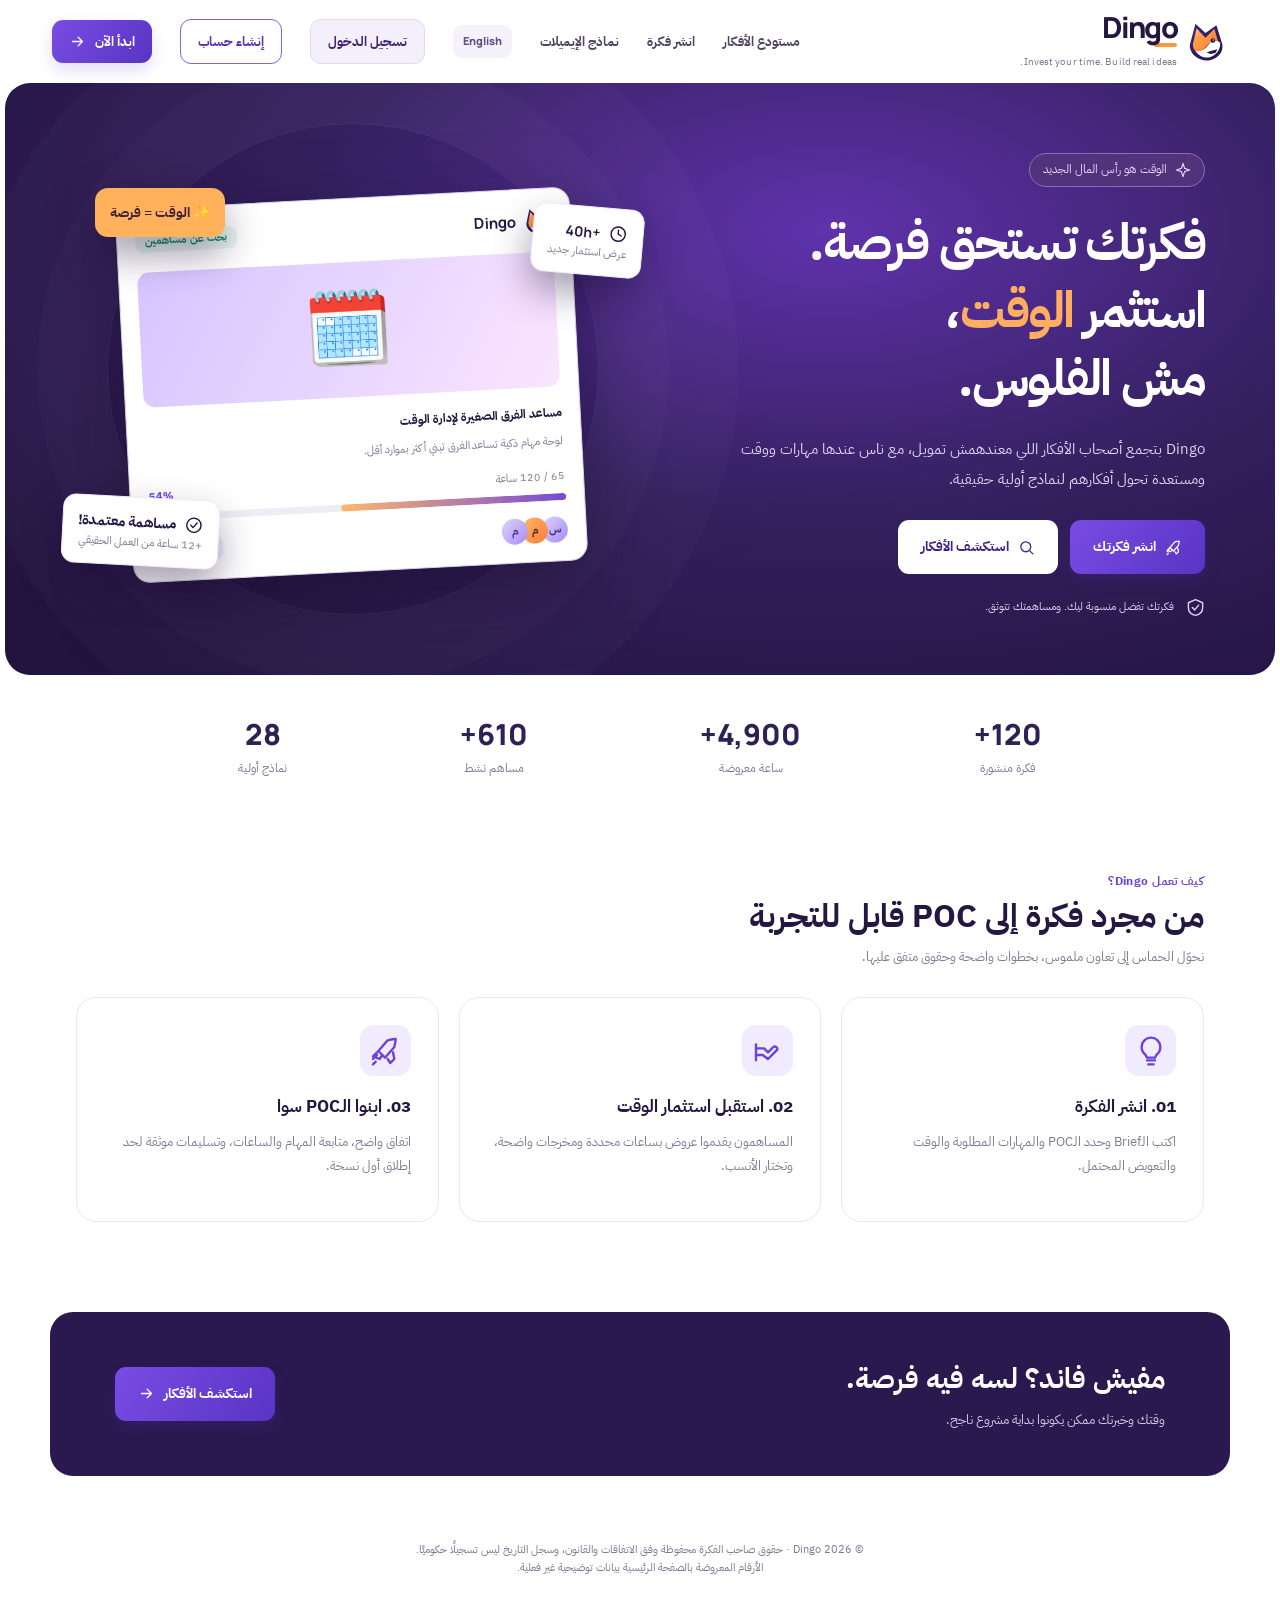
<file: index.html>
<!doctype html>
<html lang="ar" dir="rtl"><head><meta charset="utf-8"><meta name="viewport" content="width=device-width, initial-scale=1"><meta name="theme-color" content="#2b194f"><meta name="description" content="Dingo — An Arabic-first time-investment marketplace. Invest your time to build real ideas."><title>Dingo — Invest Your Time</title><link rel="icon" href="assets/dingo-mark.svg" type="image/svg+xml"><link rel="stylesheet" href="styles.css"><link rel="stylesheet" href="auth.css"><link rel="stylesheet" href="profiles.css"></head><body><div id="app"></div><script src="auth.js" defer></script><script src="profiles.js" defer></script><script src="app.js" defer></script></body></html>
</file>
<file: styles.css>
@import url('https://fonts.googleapis.com/css2?family=IBM+Plex+Sans+Arabic:wght@400;500;600;700&family=Manrope:wght@400;500;600;700;800&display=swap');
:root{--ink:#241842;--sub:#7f7895;--muted:#ada5bf;--violet:#6c42d8;--violet-dark:#42237e;--violet-pale:#f1ebff;--peach:#ff983c;--peach-pale:#fff0e2;--line:#eae6f2;--surface:#fff;--bg:#f8f7fc;--green:#168e67;--green-pale:#e8f8f0;--warning:#a96b11;--warning-pale:#fff4dc;--shadow:0 9px 34px rgba(42,28,90,.045);--radius:17px;--f-ar:'IBM Plex Sans Arabic','Noto Sans Arabic',Tahoma,Arial,sans-serif;--f-en:'Manrope',Inter,Arial,sans-serif}
*{box-sizing:border-box}html{scroll-behavior:smooth}body{margin:0;background:var(--bg);color:var(--ink);font-family:var(--f-ar);font-size:14px;line-height:1.65}html[lang=en] body{font-family:var(--f-en);line-height:1.5}a{color:inherit;text-decoration:none}button,input,select,textarea{font:inherit}button{cursor:pointer}button:disabled{opacity:.45;cursor:not-allowed}svg{flex-shrink:0}button, a,input,select,textarea{outline-color:#b7a1ff}button{border:0}img{max-width:100%}h1,h2,h3,h4,p{margin:0}p{line-height:1.85}.i{width:19px;height:19px;stroke:currentColor;stroke-width:1.8;stroke-linecap:round;stroke-linejoin:round;fill:none;vertical-align:middle}.i.sm{width:16px;height:16px}.i.lg{width:24px;height:24px}.i.xl{width:32px;height:32px}.muted{color:var(--sub)}.soft{color:var(--muted)}.tiny{font-size:11px}.small{font-size:12px}.strong{font-weight:700}.bolder{font-weight:800}.mono{font-family:var(--f-en);font-feature-settings:'tnum'}:focus-visible{outline:3px solid rgba(108,66,216,.3);outline-offset:3px}
.btn{display:inline-flex;align-items:center;justify-content:center;gap:9px;border-radius:11px;padding:11px 17px;font-weight:700;font-size:13px;white-space:nowrap;transition:transform .15s,background .15s,box-shadow .15s}.btn:hover:not(:disabled){transform:translateY(-1px)}.btn svg{width:17px;height:17px}.btn-primary{background:linear-gradient(125deg,#794ce3,#5934c4);color:white;box-shadow:0 7px 16px rgba(88,52,195,.17)}.btn-primary:hover{box-shadow:0 10px 20px rgba(88,52,195,.25)}.btn-light{background:var(--violet-pale);color:var(--violet-dark)}.btn-white{background:white;color:var(--violet-dark)}.btn-outline{background:#fff;border:1px solid var(--line);color:var(--ink)}.btn-ghost{background:transparent;color:var(--sub)}.btn-danger{background:#fff1f1;color:#bb3540}.btn-small{padding:8px 12px;font-size:12px;border-radius:9px}.btn-big{padding:15px 23px;font-size:14px}.btn-wide{width:100%}.tag{display:inline-flex;align-items:center;gap:4px;font-size:11px;padding:4px 10px;line-height:1.3;border-radius:8px;color:#66589b;background:#f1eefb;font-weight:600}.tag.green{color:#178a62;background:var(--green-pale)}.tag.orange{color:#bc631f;background:var(--peach-pale)}.tag.blue{color:#4962bb;background:#eaf0ff}.tag.gray{color:#656178;background:#f1f0f5}.tag.outline{background:transparent;border:1px solid var(--line)}.dot{width:7px;height:7px;display:inline-block;background:currentColor;border-radius:50%}.card{background:#fff;border:1px solid var(--line);border-radius:var(--radius);box-shadow:var(--shadow)}.pane{padding:23px}.eyebrow{color:var(--violet);font-weight:800;font-size:12px;letter-spacing:.025em}.section-title{font-size:24px;font-weight:800;letter-spacing:-.8px}.section-sub{font-size:13px;color:var(--sub);margin-top:5px}.section-head{display:flex;align-items:flex-start;justify-content:space-between;gap:18px;margin-bottom:24px;flex-wrap:wrap}.flex{display:flex}.vcenter{display:flex;align-items:center}.between{display:flex;align-items:center;justify-content:space-between}.gap6{gap:6px}.gap8{gap:8px}.gap12{gap:12px}.gap16{gap:16px}.gap24{gap:24px}.mt8{margin-top:8px}.mt12{margin-top:12px}.mt16{margin-top:16px}.mt20{margin-top:20px}.mt24{margin-top:24px}.mb8{margin-bottom:8px}.mb12{margin-bottom:12px}.mb18{margin-bottom:18px}.mb24{margin-bottom:24px}.align-end{text-align:end}.center{text-align:center}.hide{display:none!important}.overflow{overflow:hidden}
/* shell */
.app-layout{display:flex;min-height:100vh;direction:inherit}.sidebar{width:242px;background:#fff;border-inline-end:1px solid var(--line);padding:28px 15px 23px;display:flex;flex-direction:column;gap:25px;flex-shrink:0;position:sticky;top:0;height:100vh;z-index:15}.brand{display:inline-flex;align-items:center;gap:9px;cursor:pointer}.brand img{width:42px;height:42px}.brand .name{font-family:var(--f-en);font-weight:800;font-size:29px;letter-spacing:-1.7px;color:var(--ink);line-height:1}.brand .name:after{content:'';display:block;width:23px;height:4px;background:var(--peach);border-radius:8px;margin-top:1px}.brand small{display:block;color:var(--sub);font-size:10px;letter-spacing:.1px;margin-top:7px}.sidebar .brand{padding-inline:13px}.side-group{display:grid;gap:5px}.side-label{color:#aca5ba;font-size:10px;font-weight:800;padding:0 15px;margin:4px 0 8px;text-transform:uppercase;letter-spacing:.06em}.nav-link{border-radius:11px;display:flex;align-items:center;gap:12px;min-height:45px;padding:10px 13px;color:#776e8a;font-weight:600;transition:.2s}.nav-link:hover{color:var(--violet);background:#f7f4ff}.nav-link.active{color:var(--violet);background:#f0ebff;font-weight:800}.nav-link svg{width:19px;height:19px}.nav-link .count{margin-inline-start:auto;font-size:11px;border-radius:7px;background:#ff7358;color:white;padding:1px 6px}.side-help{margin-top:auto;padding:16px;border-radius:15px;background:linear-gradient(140deg,#34205f,#593098);color:#fff;position:relative;overflow:hidden}.side-help:after{content:'◌';font-size:150px;position:absolute;color:rgba(255,255,255,.09);inset-inline-end:-14px;bottom:-76px;pointer-events:none}.side-help h4{font-size:13px;margin-bottom:6px}.side-help p{color:#e2d6ff;font-size:11px;line-height:1.8}.side-help .btn{position:relative;z-index:1;margin-top:12px;padding:8px 12px;font-size:11px}.sidebar-user{border-top:1px solid var(--line);padding:15px 6px 0}.avatar{width:34px;height:34px;border-radius:50%;display:grid;place-items:center;font-weight:800;background:linear-gradient(135deg,#ffb86b,#ff7a35);color:#572d25;flex-shrink:0;font-size:13px}.avatar.purple{background:linear-gradient(135deg,#ded4ff,#a68cf5);color:#503687}.avatar.green{background:linear-gradient(135deg,#daf8db,#8bd9b5);color:#1e7854}.avatar.blue{background:linear-gradient(135deg,#dceaff,#9cbbf3);color:#4565aa}.avatar.sm{width:26px;height:26px;font-size:11px}.main-column{min-width:0;flex:1;display:flex;flex-direction:column}.topbar{height:75px;padding:0 34px;display:flex;align-items:center;justify-content:space-between;gap:22px;background:#fff;border-bottom:1px solid var(--line);position:sticky;top:0;z-index:10}.crumb{font-weight:700;font-size:13px;color:var(--ink)}.topbar-actions{display:flex;align-items:center;gap:13px}.icon-button{position:relative;display:inline-grid;place-items:center;width:35px;height:35px;background:transparent;color:#766c87;border-radius:9px}.icon-button:hover{background:#f4efff;color:var(--violet)}.notice-pip{position:absolute;right:6px;top:6px;width:7px;height:7px;border-radius:50%;background:#ff8450;border:2px solid white}.searchbar{display:flex;align-items:center;gap:8px;padding:8px 12px;color:#9990aa;background:var(--bg);border:1px solid var(--line);border-radius:10px;width:min(315px,30vw)}.searchbar input{border:0;background:none;color:var(--ink);outline:none;width:100%;font-size:12px;min-width:0}.page{padding:32px 36px 65px;max-width:1510px;width:100%;margin:0 auto;animation:fadeUp .25s ease}.mobile-only{display:none!important}.mobile-top{display:none}.lang-pill{background:#f5f2fb;color:#5d4d84;padding:7px 10px;border-radius:9px;font-family:var(--f-en);font-size:11px;font-weight:800}
/* Landing */
.landing{background:#fff;min-height:100vh;direction:inherit}.landing-nav{max-width:1230px;margin:auto;height:83px;padding:0 27px;display:flex;align-items:center;justify-content:space-between}.landing-nav .links{display:flex;gap:28px;align-items:center}.landing-nav a{font-weight:700;font-size:13px;color:#514665}.landing-hero{background:radial-gradient(ellipse at 65% 25%,#6032ac 0,#34205e 45%,#22133f 90%);color:white;border-radius:25px;max-width:1270px;margin:0 auto;min-height:540px;overflow:hidden;position:relative;display:grid;grid-template-columns:1fr 1fr;gap:25px;align-items:center;padding:70px 70px 58px}.landing-hero:before{content:'';position:absolute;width:490px;height:490px;border:1px solid rgba(255,255,255,.08);border-radius:50%;inset-inline-end:8%;top:40px;box-shadow:0 0 0 70px rgba(255,255,255,.018),0 0 0 140px rgba(255,255,255,.02)}.hero-copy{z-index:1}.hero-label{color:#eccbff;display:inline-flex;align-items:center;gap:8px;border:1px solid #8d6bc1;border-radius:30px;padding:6px 13px;font-size:12px;background:#51337b}.hero-copy h1{font-size:clamp(37px,3.9vw,59px);line-height:1.36;font-weight:800;letter-spacing:-1.8px;margin:22px 0}.hero-copy h1 em{color:#ffad60;font-style:normal}.hero-copy p{font-size:15px;line-height:2;color:#dfd5ee;max-width:520px}.hero-actions{display:flex;gap:12px;margin-top:26px;flex-wrap:wrap}.hero-visual{z-index:1;position:relative;min-height:365px;display:grid;place-items:center}.hero-device{background:#fff;border:1px solid #ded3ef;border-radius:17px;box-shadow:0 25px 70px #160e2b80;padding:18px;width:min(100%,455px);color:var(--ink);transform:rotate(-3deg)}.floating{position:absolute;background:white;border:1px solid #f2e9ff;box-shadow:0 18px 38px #190b3266;color:var(--ink);border-radius:13px;padding:13px 15px;z-index:2}.float-a{top:8px;inset-inline-start:-15px;transform:rotate(5deg)}.float-b{bottom:6px;inset-inline-end:-13px;transform:rotate(3deg)}.float-c{top:-10px;inset-inline-end:20px;background:#ffb15b;color:#41213b;border:0;font-weight:800}.landing-stats{max-width:1100px;margin:36px auto 45px;display:flex;justify-content:space-evenly;gap:24px;flex-wrap:wrap}.stat{text-align:center}.stat b{font-family:var(--f-en);font-size:29px;font-weight:800;color:#2e2055}.stat span{display:block;font-size:12px;color:var(--sub);margin-top:1px}.marketing-section{max-width:1180px;margin:90px auto;padding:0 26px}.marketing-section h2{font-size:32px;line-height:1.5}.marketing-grid{display:grid;grid-template-columns:repeat(3,minmax(0,1fr));gap:20px;margin-top:28px}.marketing-tile{padding:27px;border:1px solid var(--line);border-radius:20px;background:#fff;min-height:225px}.marketing-tile .tile-icon{width:51px;height:51px;background:var(--violet-pale);border-radius:14px;display:grid;place-items:center;color:var(--violet);margin-bottom:17px}.marketing-tile h3{font-size:17px}.marketing-tile p{color:var(--sub);margin-top:9px;font-size:13px}.landing-cta{background:#29194f;border-radius:23px;max-width:1180px;margin:65px auto 45px;padding:44px 65px;color:#fff;display:flex;justify-content:space-between;align-items:center;gap:25px}.landing-cta h2{font-size:28px}.landing-cta p{color:#d6c8ec;font-size:13px;margin-top:5px}.footer{padding:20px 25px 40px;margin:auto;text-align:center;color:var(--sub);font-size:11px}
/* feed */
.feature-banner{background:linear-gradient(115deg,#311d5f 0,#6840bd 68%,#8856dd 100%);padding:24px 28px;min-height:149px;border-radius:18px;color:#fff;display:flex;justify-content:space-between;align-items:center;gap:20px;overflow:hidden;position:relative;margin-bottom:24px}.feature-banner:before{content:'';position:absolute;width:300px;height:300px;border:1px solid #ffffff30;border-radius:50%;inset-inline-end:-55px;top:-100px;box-shadow:0 0 0 30px #ffffff08,0 0 0 60px #ffffff08}.feature-banner h2{font-size:22px;font-weight:800;position:relative}.feature-banner p{color:#e5dbff;font-size:12px;margin-top:7px;position:relative}.feature-banner .btn{position:relative;z-index:1}.metric-strip{display:grid;grid-template-columns:repeat(4,minmax(0,1fr));gap:13px;margin-bottom:24px}.metric{padding:17px 18px;border-radius:15px;background:#fff;border:1px solid var(--line);display:flex;align-items:center;gap:14px}.metric-icon{width:42px;height:42px;border-radius:12px;display:grid;place-items:center;background:#f2ecff;color:var(--violet)}.metric-icon.orange{background:#fff0df;color:#ed842b}.metric-icon.green{background:#e9f9f2;color:#12946b}.metric b{font-size:21px;font-family:var(--f-en);font-weight:800;line-height:1.1}.metric span{display:block;color:var(--sub);font-size:10px;margin-top:5px}.feed-layout{display:grid;grid-template-columns:215px minmax(0,1fr);gap:20px;align-items:start}.filters{padding:20px 17px;position:sticky;top:96px}.filters h3{font-size:15px;margin-bottom:16px}.filters .filter-section{padding:17px 0;border-top:1px solid var(--line)}.filters .filter-section:first-of-type{border-top:0;padding-top:4px}.filter-section h4{font-size:12px;margin-bottom:10px}.check-row{display:flex;align-items:center;gap:8px;color:#766d89;font-size:12px;padding:5px 0;cursor:pointer}.check-row input{accent-color:var(--violet);width:15px;height:15px}.feed-tools{display:flex;align-items:center;justify-content:space-between;gap:15px;margin-bottom:16px}.feed-tools h2{font-size:18px}.select-small{background:#fff;color:#6d6383;border:1px solid var(--line);border-radius:9px;font-size:11px;padding:8px 11px;max-width:170px}.ideas-grid{display:grid;grid-template-columns:repeat(2,minmax(0,1fr));gap:17px}.idea-card{display:flex;flex-direction:column;overflow:hidden;transition:transform .2s,box-shadow .2s}.idea-card:hover{transform:translateY(-3px);box-shadow:0 15px 35px rgba(37,23,73,.1)}.idea-art{height:147px;position:relative;display:flex;align-items:center;justify-content:center;overflow:hidden}.idea-art:before{content:'';position:absolute;width:210px;height:210px;border-radius:38%;background:rgba(255,255,255,.25);transform:rotate(30deg);inset-inline-end:-70px;top:-85px}.idea-art:after{content:'';position:absolute;width:120px;height:120px;border:1px solid rgba(255,255,255,.45);border-radius:40%;inset-inline-start:6%;bottom:-65px;transform:rotate(35deg)}.idea-art .art-icon{font-size:67px;filter:drop-shadow(0 9px 12px rgba(55,30,60,.13));position:relative;z-index:1}.idea-art .art-category{position:absolute;inset-inline-start:17px;top:15px;z-index:1;background:#ffffffb5;border-radius:8px;padding:4px 9px;font-size:10px;color:#51446b;font-weight:800}.idea-art .bookmark{position:absolute;inset-inline-end:14px;top:13px;z-index:1;background:#ffffff9e;border-radius:9px;width:29px;height:29px;display:grid;place-items:center;color:#504373;cursor:pointer}.idea-body{padding:18px 19px 15px;flex:1;display:flex;flex-direction:column}.idea-body h3{font-size:15px;font-weight:800;line-height:1.55;min-height:42px}.idea-body p{font-size:12px;color:var(--sub);margin:7px 0 14px;min-height:44px}.tagline{display:flex;flex-wrap:wrap;gap:6px}.idea-progress{margin-top:16px}.progress-track{height:7px;background:#efecf6;border-radius:20px;overflow:hidden}.progress-fill{height:100%;background:linear-gradient(90deg,#ffb76a,#7749d7);border-radius:20px}.idea-card-footer{border-top:1px solid var(--line);padding:13px 19px;display:flex;align-items:center;justify-content:space-between;color:var(--sub);font-size:11px;gap:6px}.progress-legend{font-size:11px;color:var(--sub);display:flex;justify-content:space-between;margin-bottom:7px}
/* Detail */
.back-link{display:inline-flex;align-items:center;gap:6px;color:var(--violet);font-size:12px;font-weight:700;margin-bottom:19px}.detail-top{display:flex;gap:20px;justify-content:space-between;align-items:start;margin-bottom:23px}.detail-title{font-size:26px;font-weight:800;line-height:1.5;margin:10px 0 8px}.detail-layout{display:grid;grid-template-columns:minmax(0,1fr) 310px;gap:20px;align-items:start}.detail-cover{height:192px;border-radius:14px;display:grid;place-items:center;font-size:95px;margin-bottom:22px;position:relative;overflow:hidden}.detail-cover:before{content:'';position:absolute;width:300px;height:300px;border:2px solid #ffffff4a;border-radius:50%;top:-160px;inset-inline-end:-60px}.detail-cover span{position:relative;filter:drop-shadow(0 8px 13px #34215e40)}.tabs{display:flex;gap:23px;border-bottom:1px solid var(--line);overflow-x:auto;scrollbar-width:none}.tabs .tab{background:none;color:#8b829a;border-bottom:2px solid transparent;padding:13px 1px;font-weight:700;font-size:12px;white-space:nowrap}.tabs .tab.active{color:var(--violet);border-color:var(--violet)}.detail-text h3{font-size:15px;margin:21px 0 8px}.detail-text p{color:#6b6379;font-size:13px;line-height:2}.requirement-row{display:flex;align-items:center;gap:13px;padding:14px 0;border-bottom:1px solid var(--line)}.requirement-row:last-child{border-bottom:0}.requirement-icon{width:40px;height:40px;background:#f5efff;color:var(--violet);display:grid;place-items:center;border-radius:10px}.detail-aside .card{padding:20px;margin-bottom:16px}.detail-aside h3{font-size:14px}.aside-stat{display:flex;justify-content:space-between;gap:8px;margin:16px 0 8px}.aside-stat b{font-size:24px;font-family:var(--f-en)}.number-tiles{display:grid;grid-template-columns:repeat(2,1fr);gap:10px}.number-tile{padding:12px 8px;background:#faf8ff;border:1px solid #f0ebf9;border-radius:11px;text-align:center}.number-tile b{font-family:var(--f-en);font-size:20px;display:block}.number-tile small{color:var(--sub);font-size:10px}.person-line{display:flex;align-items:center;gap:10px;padding:13px 0;border-top:1px solid var(--line)}.thread{display:flex;gap:11px;margin:18px 0;padding-bottom:17px;border-bottom:1px solid var(--line)}.thread:last-child{border:0}.thread-content{flex:1}.reply{border-inline-start:2px solid #e5def7;margin:12px 0 0;padding-inline-start:13px}.thread-controls{display:flex;gap:17px;margin-top:9px;color:var(--sub);font-size:11px}.thread-controls button{background:none;color:var(--sub);padding:0;font-size:11px}.thread-controls button:hover{color:var(--violet)}.composer{background:#f9f8fd;padding:12px;border-radius:12px;margin-top:12px;border:1px solid var(--line)}.composer textarea{width:100%;background:transparent;border:0;outline:none;resize:vertical;min-height:72px;font-size:12px}.owner-offer{border:1px solid var(--line);border-radius:13px;padding:17px;margin-bottom:12px}
/* forms + wizard */
.field{display:flex;flex-direction:column;gap:7px}.field label{font-size:12px;font-weight:700}.field input,.field textarea,.field select,.field .fake-input{background:#fff;border:1px solid #e2ddeb;border-radius:10px;width:100%;padding:11px 12px;font-size:13px;color:var(--ink);outline:none}.field input:focus,.field textarea:focus,.field select:focus{border-color:#9774e4;box-shadow:0 0 0 3px #8b65df15}.field textarea{min-height:110px;resize:vertical}.field small{color:var(--sub);font-size:11px}.form-row{display:grid;grid-template-columns:repeat(2,minmax(0,1fr));gap:16px}.field-error{color:#c84350;font-size:11px}.form-section{border:1px solid var(--line);border-radius:15px;padding:20px;background:#fff;margin-bottom:17px}.form-section h3{font-size:15px;margin-bottom:15px}.wizard-shell{display:grid;grid-template-columns:minmax(0,1fr) 270px;gap:21px;align-items:start}.stepper{display:flex;gap:4px;align-items:center;margin:18px 0 27px}.step{display:flex;align-items:center;flex:1;gap:8px;color:#a39aaf;font-weight:700;font-size:12px}.step:after{content:'';height:2px;flex:1;background:#ece7f4;margin-inline:4px}.step:last-child:after{display:none}.step-index{width:29px;height:29px;display:grid;place-items:center;border-radius:50%;background:#f0edf7;color:#afa2c1;font-family:var(--f-en);font-size:11px;flex-shrink:0}.step.active .step-index,.step.done .step-index{background:var(--violet);color:#fff}.step.active{color:var(--violet)}.step.done{color:#4e3a7c}.choice-grid{display:grid;grid-template-columns:repeat(2,minmax(0,1fr));gap:10px}.reward-choice{position:relative;background:#fff;border:1.5px solid var(--line);padding:16px;border-radius:13px;cursor:pointer;display:flex;gap:10px;align-items:start}.reward-choice:has(input:checked){border-color:#845cd9;background:#f9f6ff}.reward-choice input{accent-color:var(--violet);margin:4px 0}.reward-choice b{font-size:12px;display:block}.reward-choice small{display:block;font-size:11px;color:var(--sub);margin-top:5px}.review-line{border-bottom:1px solid var(--line);padding:11px 0;display:flex;justify-content:space-between;gap:16px}.review-line:last-child{border:0}.wizard-help{padding:22px;background:linear-gradient(160deg,#f6f1ff,#fff);position:sticky;top:95px}.wizard-help ul{padding-inline-start:19px;color:var(--sub);font-size:12px;line-height:2.3}.rights-note{padding:14px;background:#fff7e9;border:1px solid #ffe1b6;color:#885a1c;border-radius:11px;font-size:11px;line-height:1.95;display:flex;align-items:start;gap:8px}.resource-item{background:#f9f8fc;border:1px solid var(--line);border-radius:10px;display:flex;align-items:center;justify-content:space-between;gap:8px;padding:10px 12px;margin-bottom:8px}
/* dashboard */
.dash-welcome{background:linear-gradient(115deg,#311d5b,#533399);border-radius:17px;padding:24px 26px;color:#fff;display:flex;justify-content:space-between;align-items:center;gap:20px;margin-bottom:22px;position:relative;overflow:hidden}.dash-welcome h2{font-size:22px}.dash-welcome p{font-size:12px;color:#dfd4f7;margin-top:6px}.dashboard-grid{display:grid;grid-template-columns:minmax(0,1fr) 285px;gap:19px}.offer-card{border:1px solid var(--line);border-radius:13px;padding:18px;margin-bottom:12px;transition:.2s}.offer-card:hover{border-color:#ccbdf2;box-shadow:var(--shadow)}.offer-top{display:flex;align-items:start;justify-content:space-between;gap:14px}.offer-foot{display:flex;gap:7px;margin-top:13px;flex-wrap:wrap}.offer-card .actions{display:flex;gap:8px;margin-top:14px}.timeline-item{border-inline-start:2px solid #e8e2f4;padding-inline-start:13px;margin:17px 0;position:relative;font-size:12px;color:var(--sub)}.timeline-item:before{content:'';position:absolute;inset-inline-start:-5px;top:6px;width:8px;height:8px;background:var(--violet);border:2px solid white;border-radius:50%}
/* workspace */
.workspace-top{display:grid;grid-template-columns:1fr auto;gap:16px}.workspace-hero{background:linear-gradient(125deg,#34205d,#6846b5);color:#fff;padding:25px;border-radius:16px;margin-bottom:21px}.workspace-layout{display:grid;grid-template-columns:minmax(0,1fr) 255px;gap:19px}.tasks-board{display:grid;grid-template-columns:repeat(3,minmax(0,1fr));gap:12px}.task-col{background:#f7f6fb;border:1px solid #efebf5;border-radius:13px;padding:12px;min-height:250px}.task-col-head{display:flex;align-items:center;justify-content:space-between;margin-bottom:12px;font-size:12px;font-weight:800}.task{background:#fff;border:1px solid #ebe7f3;border-radius:11px;padding:13px;margin-bottom:9px;box-shadow:0 4px 10px #27154b06}.task h4{font-size:12px;margin-bottom:9px}.task p{font-size:10px;color:var(--sub);line-height:1.6;margin-bottom:11px}.task .avatar{width:24px;height:24px;font-size:10px}.task select{width:100%;border:1px solid var(--line);font-size:10px;color:var(--sub);border-radius:7px;padding:5px 6px;background:#fff;margin-top:10px}.ledger-table{width:100%;border-collapse:collapse;text-align:start}.ledger-table th{color:var(--sub);font-size:11px;background:#f9f7fd;font-weight:700;padding:12px}.ledger-table td{padding:15px 12px;border-bottom:1px solid var(--line);font-size:12px}.ledger-table tr:last-child td{border:0}.ledger-stats{display:grid;grid-template-columns:repeat(3,1fr);gap:13px;margin-bottom:17px}.ledger-stat{padding:20px;border:1px solid var(--line);border-radius:13px;background:#fff}.ledger-stat b{font-family:var(--f-en);font-size:26px;display:block}.ledger-stat span{color:var(--sub);font-size:11px}
/* emails */
.email-layout{display:grid;grid-template-columns:245px minmax(0,1fr);gap:19px;align-items:start}.email-list{padding:13px}.email-nav{background:white;width:100%;padding:13px;border-radius:10px;display:flex;align-items:start;text-align:start;gap:12px;margin-bottom:4px;color:#756b89}.email-nav.active{background:#f3efff;color:var(--violet)}.email-nav b{display:block;font-size:12px}.email-nav small{display:block;color:#a39bac;margin-top:4px;font-size:10px}.mail-window{background:#fff;border:1px solid var(--line);border-radius:17px;overflow:hidden;box-shadow:0 14px 45px #2614540a}.mail-toolbar{background:#faf9fd;padding:14px 21px;border-bottom:1px solid var(--line);display:flex;align-items:center;justify-content:space-between;gap:8px}.mail-meta{padding:17px 22px;border-bottom:1px solid var(--line)}.mail-body-wrap{padding:27px;background:#f2f0f7}.email-paper{background:#fff;width:100%;max-width:580px;margin:0 auto;border-radius:15px;overflow:hidden;box-shadow:0 12px 35px #27154415}.email-paper-head{background:linear-gradient(130deg,#2d1b55,#7044c8);height:110px;padding:24px 31px;display:flex;align-items:center;justify-content:space-between;position:relative;overflow:hidden}.email-paper-head:after{content:'';position:absolute;width:230px;height:230px;border-radius:50%;border:2px solid #ffffff20;inset-inline-end:-42px;top:-88px}.email-paper-head img{width:155px;position:relative;z-index:1}.email-content{padding:32px 34px;text-align:start}.email-content h2{font-size:23px;margin:8px 0 12px;line-height:1.5}.email-content p{font-size:13px;color:#6d6480;line-height:2}.email-inset{background:#f9f7ff;border:1px solid #eee8f9;border-radius:12px;padding:16px;margin:21px 0}.email-paper-foot{border-top:1px solid #efedf5;color:#9b93aa;font-size:11px;text-align:center;padding:20px 25px}.email-btn{display:inline-block;background:#6840ce;color:white!important;border-radius:10px;padding:12px 20px;font-weight:800;font-size:12px;margin-top:16px}.code-box{background:#f9f8fc;border:1px solid var(--line);font-family:monospace;font-size:11px;border-radius:12px;padding:15px;overflow-wrap:anywhere}
/* modal + toast */
.modal-backdrop{position:fixed;inset:0;background:#1b10349c;z-index:80;display:flex;align-items:center;justify-content:center;padding:20px;backdrop-filter:blur(3px)}.modal{background:#fff;border-radius:18px;width:min(580px,100%);max-height:min(90vh,900px);overflow:auto;box-shadow:0 24px 90px #170c3880;animation:zoomIn .2s ease}.modal-head{padding:20px 23px;border-bottom:1px solid var(--line)}.modal-body{padding:22px 23px}.modal-foot{padding:15px 23px;background:#faf9fd;border-top:1px solid var(--line);display:flex;justify-content:flex-end;gap:9px;flex-wrap:wrap}.toast{position:fixed;bottom:27px;inset-inline-end:25px;background:#2b1a4c;color:#fff;border-radius:12px;box-shadow:0 13px 28px #26173b4a;padding:13px 18px;z-index:99;display:flex;align-items:center;gap:10px;font-size:12px;animation:fadeUp .2s ease;max-width:370px}.empty{padding:45px 20px;text-align:center;border:1px dashed #dcd3ed;border-radius:16px;color:var(--sub)}.empty .i{width:34px;height:34px;color:var(--violet)}.mobile-nav-curtain{display:none}
@keyframes fadeUp{from{opacity:0;transform:translateY(10px)}to{opacity:1;transform:translateY(0)}}@keyframes zoomIn{from{opacity:0;transform:scale(.97)}to{opacity:1;transform:scale(1)}}
@media(max-width:1190px){.sidebar{width:214px}.page{padding:27px 24px 56px}.topbar{padding:0 25px}.ideas-grid{gap:13px}.detail-layout{grid-template-columns:minmax(0,1fr) 274px}.dashboard-grid{grid-template-columns:minmax(0,1fr) 240px}.workspace-layout{grid-template-columns:minmax(0,1fr) 230px}.landing-hero{margin:0 18px;padding:50px 47px}}
@media(max-width:950px){.sidebar{width:75px;padding:20px 10px}.sidebar .brand{padding:0}.brand .brand-words,.sidebar .side-label,.nav-link span,.sidebar-user .user-words,.side-help{display:none}.sidebar .brand img{width:43px}.nav-link{justify-content:center;padding:12px}.nav-link .count{position:absolute;margin-inline-start:28px;margin-top:-20px}.feed-layout{grid-template-columns:1fr}.filters{position:static;display:flex;gap:10px;flex-wrap:wrap;align-items:center}.filters h3{margin:0}.filters .filter-section{border:0;padding:0;display:flex;align-items:center;gap:7px;flex-wrap:wrap}.filters .filter-section h4{margin:0}.filters .check-row{padding:3px}.metric-strip{grid-template-columns:repeat(2,1fr)}.dashboard-grid,.workspace-layout{grid-template-columns:1fr}.wizard-shell{grid-template-columns:1fr}.wizard-help{position:static}.landing-hero{grid-template-columns:1fr;min-height:0}.hero-copy{max-width:700px}.hero-visual{max-width:570px;margin:auto;width:100%}.landing-stats{margin:35px 20px}}
@media(max-width:650px){.sidebar{display:none}.mobile-top{display:flex;align-items:center;justify-content:space-between;gap:10px;background:#fff;padding:13px 18px;border-bottom:1px solid var(--line);position:sticky;top:0;z-index:20}.mobile-top .brand img{width:33px;height:33px}.mobile-top .brand .name{font-size:23px}.topbar{height:auto;min-height:56px;padding:10px 17px;position:static}.topbar .searchbar{display:none}.page{padding:21px 15px 65px}.page h1.section-title,.section-title{font-size:21px}.mobile-nav-curtain.open{display:block;position:fixed;inset:60px 0 0;background:#1c12368c;z-index:45}.mobile-nav-drawer{width:min(290px,82vw);height:100%;background:white;padding:20px;box-shadow:0 14px 28px #180c3544}.mobile-nav-drawer .nav-link span{display:inline}.mobile-nav-drawer .nav-link{justify-content:flex-start}.mobile-nav-drawer .nav-link .count{position:static;margin-inline-start:auto;margin-top:0}.feature-banner{padding:21px;flex-direction:column;align-items:start}.metric-strip{gap:8px}.metric{padding:12px 11px;gap:9px}.metric b{font-size:19px}.metric-icon{width:35px;height:35px}.ideas-grid{grid-template-columns:1fr}.feed-tools{align-items:flex-start}.filters{display:block}.filters .filter-section{margin-top:11px}.detail-layout{grid-template-columns:1fr}.detail-top{flex-direction:column}.detail-cover{height:150px}.detail-aside{display:grid;grid-template-columns:1fr;gap:10px}.detail-aside .card{margin:0}.form-row,.choice-grid{grid-template-columns:1fr}.step span:not(.step-index){display:none}.stepper{margin:12px 0 21px}.step:after{min-width:6px}.dashboard-grid{gap:13px}.workspace-hero{padding:20px}.tasks-board{grid-template-columns:1fr}.task-col{min-height:0}.ledger-stats{gap:7px}.ledger-stat{padding:11px}.ledger-stat b{font-size:20px}.ledger-table{display:block;overflow:auto}.ledger-table th,.ledger-table td{white-space:nowrap}.email-layout{grid-template-columns:1fr}.email-list{display:grid;grid-template-columns:repeat(2,1fr);gap:5px}.email-nav{padding:10px}.mail-body-wrap{padding:8px}.email-content{padding:21px}.email-content h2{font-size:19px}.email-paper-head{height:85px}.landing-nav{height:67px;padding:0 18px}.landing-nav .links{gap:10px}.landing-nav .links a{display:none}.landing-hero{margin:0 12px;padding:30px 22px 36px;border-radius:19px}.hero-copy h1{font-size:36px;line-height:1.5;margin:16px 0}.hero-copy p{font-size:13px}.hero-visual{min-height:295px;margin-top:18px}.hero-device{transform:rotate(-2deg) scale(.9)}.float-a{inset-inline-start:-12px}.float-b{inset-inline-end:-7px}.landing-stats{gap:25px}.landing-stats .stat{width:40%}.marketing-section{margin:65px auto}.marketing-section h2{font-size:25px}.marketing-grid{grid-template-columns:1fr}.marketing-tile{min-height:0}.landing-cta{padding:26px;margin:35px 15px;display:block}.landing-cta h2{font-size:21px}.landing-cta .btn{margin-top:19px}.toast{inset-inline-start:15px;inset-inline-end:15px;bottom:16px;max-width:none}}

/* Auth entry points */
.auth-nav-action{width:100%;text-align:start;background:transparent;font:inherit;cursor:pointer}.app-auth-link{gap:6px}/* Light landing header: accessible contrast for authentication actions. */
.landing-nav .links .landing-login{color:#42266f;background:#f3effb;border:1px solid #e3d9f3;font-weight:800}
.landing-nav .links .landing-login:hover{background:#eae1f8;color:#321b5c}
.landing-nav .links .landing-signup{color:#5b35af;background:#fff;border:1.5px solid #8961df;font-weight:800}
.landing-nav .links .landing-signup:hover{background:#f3edff;color:#452385;border-color:#6c45c8}
.landing-nav .links .landing-login:focus-visible,.landing-nav .links .landing-signup:focus-visible{outline:3px solid #f6a852;outline-offset:3px}@media(max-width:950px){.auth-nav-group .auth-nav-action{justify-content:center}.auth-nav-group .auth-nav-action span{display:none}}@media(max-width:650px){.landing-nav .links .landing-start,.landing-nav .links .landing-signup{display:none}.landing-nav .links .landing-login{padding:8px;font-size:11px}.app-auth-link{padding:8px;font-size:11px}.auth-nav-group .auth-nav-action{justify-content:flex-start}.auth-nav-group .auth-nav-action span{display:inline}}
</file>
<file: auth.css>
/* Dingo authentication journey • RTL/LTR visual prototype */
.auth-shell{min-height:100vh;display:grid;grid-template-columns:minmax(0,47%) minmax(480px,53%);background:#fff}.auth-story{background:radial-gradient(circle at 28% 30%,#7345bf8a 0,transparent 43%),radial-gradient(circle at 90% 90%,#6c40a88a 0,transparent 50%),linear-gradient(144deg,#251343,#352064 56%,#241544);color:white;padding:34px clamp(26px,4.2vw,68px) 30px;display:flex;flex-direction:column;position:relative;overflow:hidden;isolation:isolate;min-height:750px}.auth-story:before{content:'';position:absolute;width:650px;height:650px;border:1px solid #ffffff14;border-radius:50%;top:14%;inset-inline-end:-45%;box-shadow:0 0 0 110px #ffffff08,0 0 0 220px #ffffff05;z-index:-1}.auth-story-top{display:flex;align-items:center;justify-content:space-between;gap:15px}.auth-brand img{display:block;width:136px;max-height:48px}.auth-lang{background:#ffffff1b;border:1px solid #ffffff30;border-radius:100px;padding:8px 12px;display:flex;gap:8px;align-items:center;color:white;font-size:12px}.auth-lang .i{width:15px;height:15px}.auth-story-center{margin:auto 0;min-height:560px;display:flex;flex-direction:column;justify-content:center;padding:38px 0 15px}.auth-story-tag{align-self:flex-start;display:flex;align-items:center;gap:7px;border:1px solid #bba6e04d;background:#ffffff12;color:#f6d6ff;border-radius:30px;padding:7px 13px;font-size:11px}.auth-story-tag .i{color:#ffb25b;width:15px;height:15px}.auth-story h2{font-size:clamp(30px,3vw,51px);line-height:1.44;font-weight:800;letter-spacing:-1px;margin:20px 0 7px;max-width:570px}.auth-story h2 em{color:#ffad56;font-style:normal}.auth-story-center>p{color:#e2d8f5;font-size:14px;line-height:1.9;max-width:470px}.auth-scene{position:relative;margin:34px auto 20px;width:min(420px,95%);min-height:310px;display:flex;justify-content:center}.auth-project{background:#fff;width:310px;border-radius:18px;color:#2b1b48;padding:21px 22px;box-shadow:0 26px 70px #160b335e;transform:rotate(-3deg);border:1px solid #f3eefc}.auth-project-upper{display:flex;align-items:center;justify-content:space-between}.auth-project-badge{width:37px;height:37px;background:#eee6ff;border-radius:12px;display:grid;place-items:center;color:#6a3fca}.auth-project-status{font-size:10px;color:#168e67;background:#e8f8f0;padding:5px 9px;border-radius:7px}.auth-project-symbol{height:72px;display:grid;place-items:center;background:linear-gradient(115deg,#dbd0ff,#ffe2c4);border-radius:11px;margin:14px 0;font-size:44px;color:#6737c8}.auth-project h3{font-size:15px;font-weight:800}.auth-project>p{color:#8d829e;font-size:10px;margin:5px 0 14px}.auth-project-progress{display:flex;justify-content:space-between;color:#7f7590;font-size:11px}.auth-project-progress b{color:#7042d7}.auth-project-bar{height:7px;background:#eeeaf7;border-radius:20px;overflow:hidden;margin:7px 0 15px}.auth-project-bar i{display:block;height:100%;width:54%;background:linear-gradient(90deg,#ffac5c,#7c4de0);border-radius:20px}.auth-project-foot{border-top:1px solid #eeeaf6;padding-top:12px;color:#746888;display:flex;gap:8px;align-items:center;font-size:10px}.auth-project-foot .i{width:16px}.auth-floating{background:#fff;border:1px solid #f7efff;color:#513377;box-shadow:0 12px 32px #12072b4f;border-radius:12px;padding:11px 15px;position:absolute;z-index:2;display:flex;align-items:center;gap:8px;font-size:11px}.auth-floating .i{color:#ff9940}.auth-floating b{font-size:16px}.auth-floating-top{top:34px;inset-inline-start:-8px;transform:rotate(4deg)}.auth-floating-bottom{bottom:38px;inset-inline-end:-14px;transform:rotate(3deg)}.auth-floating-bottom .i{color:#12a679}.auth-story-bottom{font-size:11px;line-height:1.7;color:#cfc1e5;display:flex;align-items:center;gap:8px}.auth-story-bottom .i{width:17px;height:17px}.auth-panel{position:relative;display:flex;flex-direction:column;min-height:100vh;background:#fff}.auth-panel-header{padding:28px clamp(25px,4vw,65px);display:flex;justify-content:space-between;align-items:center;gap:12px}.auth-back{font-size:12px;color:#81758e;display:flex;gap:7px;align-items:center}.auth-back:hover{color:#6c42d8}.auth-back .i{width:17px}.auth-small-logo{display:flex;align-items:center;gap:7px;font-family:var(--f-en);font-size:15px}.auth-small-logo img{width:26px;height:26px}.auth-form-shell{width:min(545px,calc(100% - 48px));margin:auto; padding:26px 0 30px}.auth-mobile-logo{display:none}.auth-kicker{font-size:12px;font-weight:800;color:#784cce;display:flex;align-items:center;gap:7px;margin-bottom:9px}.auth-form-shell h1{font-size:clamp(25px,2.3vw,33px);line-height:1.45;font-weight:800;letter-spacing:-.5px;color:#25183e}.auth-form-description{color:#887d98;font-size:12px;max-width:500px;line-height:1.9;margin-top:7px}.auth-switch{display:grid;grid-template-columns:1fr 1fr;background:#f6f3fb;border:1px solid #eee9f6;border-radius:12px;padding:5px;gap:5px;margin:24px 0 20px}.auth-switch a{padding:10px;text-align:center;border-radius:9px;font-weight:700;color:#9388a5;font-size:12px}.auth-switch a.active{color:#6e42d3;background:#fff;box-shadow:0 4px 12px #39235b0e}.auth-form{display:flex;flex-direction:column;gap:14px;margin-top:24px}.auth-switch+.auth-form{margin-top:0}.auth-field{display:flex;flex-direction:column;gap:6px}.auth-field label,.auth-roles legend{font-size:12px;font-weight:800;color:#3b2b56}.auth-input-wrap{position:relative}.auth-input-wrap input{width:100%;border:1.5px solid #eae4f1;background:#fcfbfe;border-radius:12px;padding:13px 43px 13px 16px;font-size:13px;color:#23173f;min-height:49px;outline:0;transition:.2s}.auth-input-wrap input:focus{border-color:#986feb;box-shadow:0 0 0 4px #9162e315;background:#fff}.auth-input-wrap input::placeholder{color:#aaa1b6}.auth-input-wrap input[dir=ltr]{text-align:start;padding-inline-start:43px}.auth-field-icon{position:absolute;inset-inline-start:14px;top:50%;transform:translateY(-50%);height:20px;color:#9b8cae;display:grid;place-items:center;pointer-events:none}.auth-field-icon .i{width:17px;height:17px}.auth-input-wrap input{padding-inline-start:43px;padding-inline-end:46px}.auth-eye{position:absolute;inset-inline-end:13px;top:50%;transform:translateY(-50%);color:#978baa;background:transparent;width:27px;height:27px;display:grid;place-items:center;border-radius:6px}.auth-eye:hover{background:#f0ecf8}.auth-inline-error{font-size:10px;color:#be3d52;min-height:0}.auth-inline-error:empty{display:none}.auth-two{display:grid;grid-template-columns:1fr 1fr;gap:13px}.auth-options{display:flex;align-items:center;justify-content:space-between;gap:8px;margin-top:1px}.auth-options a{font-size:12px;color:#7143ce;font-weight:700}.auth-checkbox{display:flex;align-items:flex-start;gap:9px;color:#84788f;font-size:11px;line-height:1.85;cursor:pointer}.auth-checkbox input{accent-color:#6c42d8;width:15px;height:15px;flex-shrink:0;margin:3px 0 0}.auth-submit{width:100%;border-radius:12px;min-height:50px;margin-top:2px;font-size:13px}.auth-submit .i{width:18px}.auth-separator{display:flex;align-items:center;gap:13px;margin:1px 0;color:#9b8eaa;font-size:11px}.auth-separator:before,.auth-separator:after{content:'';height:1px;flex:1;background:#eae5f3}.auth-demo-btn{width:100%;border:1px solid #e2d9ee;background:white;color:#5a3b9f;padding:13px}.auth-demo-btn:hover{background:#f8f5ff}.auth-demo-btn .i{color:#f29b45}.auth-form-footer{margin-top:22px;display:flex;flex-direction:column;gap:17px;align-items:center;text-align:center;font-size:12px;color:#81748e}.auth-form-footer a{color:#6f40ce;font-weight:800}.auth-demo-note{background:#f9f7ff;border:1px solid #ebe6f5;color:#857990;padding:11px 13px;display:flex;align-items:flex-start;gap:9px;border-radius:10px;font-size:10px;line-height:1.8;text-align:start;width:100%}.auth-demo-note .i{color:#875cd8;width:16px;height:16px}.auth-panel-bottom{text-align:center;color:#aaa0b4;font-size:10px;padding:20px 30px}.auth-roles{padding:0;border:0;margin:1px 0 0;min-width:0}.auth-roles legend{padding:0;margin-bottom:10px}.auth-role-options{display:grid;grid-template-columns:repeat(3,minmax(0,1fr));gap:9px}.auth-role{position:relative;display:flex;flex-direction:column;align-items:start;min-width:0;gap:4px;background:#fcfbff;border:1.5px solid #eae6f2;border-radius:12px;padding:11px 10px;cursor:pointer;transition:.15s}.auth-role:has(input:checked){background:#f6f1ff;border-color:#8558de;box-shadow:0 0 0 2px #8757dc1c}.auth-role input{position:absolute;inset-inline-end:10px;top:10px;accent-color:#744ad5;margin:0}.auth-role-mark{width:33px;height:33px;background:#eee7ff;color:#7446da;display:grid;place-items:center;border-radius:9px;margin-bottom:4px}.auth-role-mark .i{width:18px;height:18px}.auth-role b{font-size:11px}.auth-role small{font-size:9px;color:#857b93;line-height:1.6}.auth-terms{background:#faf9fd;border-radius:11px;padding:11px}.auth-strength{display:flex;gap:10px;align-items:center;flex-wrap:wrap;color:#978b9e;font-size:10px;margin-top:-6px}.auth-strength .auth-bars{display:flex;gap:3px}.auth-bars i{width:20px;height:4px;background:#e8e3ef;border-radius:8px}.auth-strength[data-level="1"] .auth-bars i:first-child{background:#de5662}.auth-strength[data-level="2"] .auth-bars i:nth-child(-n+2){background:#d9983e}.auth-strength[data-level="3"] .auth-bars i:nth-child(-n+3){background:#85b96a}.auth-strength[data-level="4"] .auth-bars i{background:#20a978}.auth-strength b{font-weight:600}.auth-form-alert{display:none;background:#fff2f3;border:1px solid #f4cdd3;color:#a72c45;padding:10px 12px;border-radius:9px;font-size:11px}.auth-form-alert.visible{display:block}.auth-form-alert.success{background:#ebf9f0;border-color:#d5ebdd;color:#157c56}html[lang=en] .auth-input-wrap input[dir=ltr]{text-align:left}html[dir=rtl] .auth-input-wrap input[dir=ltr]{direction:ltr;text-align:left}
@media(max-width:1100px){.auth-shell{grid-template-columns:42% 58%}.auth-story{padding:25px 30px}.auth-scene{transform:scale(.88);transform-origin:center}.auth-form-shell{width:min(500px,calc(100% - 40px))}}
@media(max-width:800px){.auth-shell{display:block}.auth-story{display:none}.auth-panel{min-height:100vh}.auth-panel-header{padding:18px 25px}.auth-form-shell{width:min(525px,calc(100% - 42px));padding:30px 0}.auth-mobile-logo{display:block;margin-bottom:25px}.auth-mobile-logo img{width:131px;display:block}.auth-small-logo{display:none}}
@media(max-width:520px){.auth-panel-header{padding:17px 20px}.auth-form-shell{width:calc(100% - 34px);padding:25px 0}.auth-form-shell h1{font-size:25px}.auth-role-options{gap:6px}.auth-role{padding:9px 7px}.auth-role b{font-size:10px}.auth-role small{font-size:9px}.auth-two{grid-template-columns:1fr;gap:14px}.auth-panel-bottom{padding:15px}.auth-form-shell{margin:0 auto}.auth-form{gap:13px}}
</file>
<file: profiles.css>
/* Contributor profile */
.profile-page{max-width:1280px;margin:0 auto}
.profile-page-head{display:flex;justify-content:space-between;align-items:center;gap:12px;margin-bottom:17px;flex-wrap:wrap}
.profile-page-head .back-link{margin:0}
.profile-demo-pill{display:inline-flex;align-items:center;gap:7px;padding:7px 11px;border-radius:50px;background:#f2eefb;color:#665382;font-size:11px;font-weight:700}
.profile-hero{background:radial-gradient(circle at 90% 0%,#845ada 0%,transparent 39%),linear-gradient(118deg,#281544,#3c2368 62%,#54338d);position:relative;overflow:hidden;border-radius:23px;padding:37px 38px 34px;color:white;min-height:218px;display:flex;justify-content:space-between;align-items:flex-end;gap:24px;box-shadow:0 15px 38px #351c7330}
.profile-hero-decor{position:absolute;inset:auto -45px -210px auto;width:440px;height:440px;border:1px solid #ffffff22;border-radius:50%;box-shadow:0 0 0 65px #ffffff07,0 0 0 126px #ffffff06;pointer-events:none}
.profile-hero-copy{display:flex;align-items:center;gap:24px;position:relative;z-index:1;min-width:0}
.profile-avatar-shell{position:relative;flex-shrink:0}
.profile-avatar{height:72px;width:72px;display:grid;place-items:center;border-radius:22px;background:linear-gradient(140deg,#ffce91,#fb8635);font-size:36px;font-weight:800;color:#5a2b2b;box-shadow:0 5px 25px #34194922}
.profile-avatar.purple{background:linear-gradient(145deg,#ede6ff,#b6a2f7);color:#593999}
.profile-avatar.green{background:linear-gradient(145deg,#e9ffe3,#7adfb0);color:#246648}
.profile-avatar.blue{background:linear-gradient(145deg,#e6f4ff,#9bbef3);color:#345c93}
.profile-avatar.large{height:112px;width:112px;border-radius:29px;border:4px solid #ffffff58;font-size:49px;box-shadow:0 10px 35px #18093138}
.profile-avatar-bolt{display:grid;place-items:center;position:absolute;bottom:-8px;inset-inline-end:-8px;background:#ffad59;color:#532954;width:32px;height:32px;border:3px solid #3b2468;border-radius:50%}
.profile-hero-identity{min-width:0}
.profile-eyebrow{display:flex;align-items:center;gap:7px;color:#d3c2f7;font-size:10px;font-weight:800;letter-spacing:.05em}
.profile-eyebrow-sep{opacity:.5;margin-inline:5px}
.profile-hero h1{font-weight:800;letter-spacing:-.9px;font-size:clamp(25px,2.4vw,35px);margin:8px 0 5px;line-height:1.4}
.profile-headline{font-size:14px;color:#f0e6ff}
.profile-hero-meta{display:flex;flex-wrap:wrap;gap:18px;margin-top:15px;color:#d9ccf1;font-size:11px}
.profile-hero-meta>span{display:inline-flex;gap:5px;align-items:center}
.profile-hero-actions{display:flex;flex-wrap:wrap;gap:9px;position:relative;z-index:1;flex-shrink:0}
.profile-hero-btn{background:white;color:#372158;border:1px solid #ffffff70;padding:10px 13px}
.profile-hero-btn.secondary{background:#ffffff14;color:#fff}
.profile-metrics{display:grid;grid-template-columns:repeat(4,minmax(0,1fr));gap:14px;margin:20px 0 25px}
.profile-metric{background:#fff;border:1px solid var(--line);border-radius:15px;display:flex;align-items:center;gap:13px;padding:19px;min-width:0;box-shadow:var(--shadow)}
.profile-metric-icon{background:#f3edff;color:#7044c4;border-radius:12px;width:45px;height:45px;display:grid;place-items:center;flex-shrink:0}
.profile-metric:nth-child(2) .profile-metric-icon{background:#e9f8f1;color:#1b9a74}
.profile-metric:nth-child(3) .profile-metric-icon{background:#fff2e5;color:#d47b39}
.profile-metric:nth-child(4) .profile-metric-icon{background:#eaf1ff;color:#486bbd}
.profile-metric b{font:800 23px var(--f-en);color:var(--ink);display:block;line-height:1.4}
.profile-metric small{font-size:11px;color:var(--sub);display:block;line-height:1.5;margin-top:2px}
.profile-columns{display:grid;grid-template-columns:minmax(0,1fr) 318px;gap:20px;align-items:start}
.profile-main{border:1px solid var(--line);background:#fff;border-radius:17px;min-width:0;overflow:hidden;box-shadow:var(--shadow)}
.profile-tabs{display:flex;border-bottom:1px solid var(--line);padding:0 23px;gap:22px;overflow-x:auto;scrollbar-width:thin}
.profile-tab{background:none;border:0;border-bottom:3px solid transparent;display:flex;gap:7px;align-items:center;white-space:nowrap;font-weight:700;color:#827895;padding:20px 2px 16px;font-size:12px;transition:.2s}
.profile-tab.active{color:#6941c7;border-color:#7044cf}
.profile-tab:hover{color:var(--violet)}
.profile-body{padding:0 28px}
.profile-content-block{padding:24px 0 26px;border-bottom:1px solid #eeeaf5}
.profile-content-block:last-child{border:0}
.profile-section-header{display:flex;align-items:center;gap:12px;margin-bottom:15px}
.profile-section-header h2{font-size:16px;font-weight:800}
.profile-section-header p{font-size:11px;color:var(--sub);line-height:1.5;margin-top:3px}
.profile-section-icon{height:38px;width:38px;border-radius:11px;display:grid;place-items:center;color:#6f42cf;background:#f2edff}
.profile-bio{font-size:13px;color:#645a74;line-height:2.1;max-width:790px;white-space:pre-wrap}
.profile-skills,.profile-tags{display:flex;flex-wrap:wrap;gap:8px}
.profile-skill{display:inline-flex;align-items:center;gap:7px;border:1px solid #ebe7f2;border-radius:9px;background:#faf9fd;color:#64567c;padding:8px 12px;font-size:12px;font-weight:700}
.profile-skill.featured{background:#f1edff;border-color:#dcd2fb;color:#6340b1}
.profile-feature-grid{display:grid;grid-template-columns:repeat(2,minmax(0,1fr));gap:14px}
.profile-portfolio-item{border:1px solid #eeeaf5;border-radius:14px;overflow:hidden;background:#fff;min-width:0}
.profile-portfolio-cover{height:129px;background:radial-gradient(circle at 80% 50%,#ffbb88 0,transparent 36%),linear-gradient(125deg,#eee5ff,#c8b7f5);display:flex;justify-content:center;align-items:center;position:relative;overflow:hidden}
.profile-portfolio-cover.variant-1{background:radial-gradient(circle at 20% 90%,#a6dfee 0,transparent 46%),linear-gradient(135deg,#e4e3ff,#c8baf8)}
.profile-portfolio-cover.variant-2{background:radial-gradient(circle at 85% 75%,#ffdd9f 0,transparent 44%),linear-gradient(135deg,#fff0e0,#f9c6bd)}
.profile-portfolio-cover.variant-3{background:radial-gradient(circle at 90% 65%,#baf0d9 0,transparent 42%),linear-gradient(135deg,#e5f7fa,#c8dafa)}
.profile-portfolio-cover:before{content:'';position:absolute;width:165px;height:165px;border-radius:30px;border:1px solid #ffffffcc;transform:rotate(31deg);inset-inline-end:-30px;bottom:-100px}
.profile-cover-emoji{font-size:65px;filter:drop-shadow(0 10px 10px #6d3d9b2e)}
.profile-cover-label{position:absolute;top:11px;inset-inline-start:12px;background:#ffffffb9;color:#66478e;border-radius:7px;padding:4px 8px;font-size:10px;font-weight:800}
.profile-cover-mark{position:absolute;inset-inline-end:11px;bottom:10px;font:800 12px var(--f-en);color:#4c2a81;letter-spacing:-.5px}
.profile-cover-mark span{color:#f2953f}
.profile-portfolio-content{padding:15px}
.profile-portfolio-content b{font-size:12px;line-height:1.6}
.profile-portfolio-content p{color:var(--sub);font-size:11px;line-height:1.8;margin-top:9px;min-height:38px}
.profile-portfolio-footer{display:flex;align-items:center;justify-content:space-between;gap:10px;margin-top:14px;padding-top:11px;border-top:1px solid #f2eff7;color:var(--sub);font-size:10px;flex-wrap:wrap}
.profile-portfolio-footer span,.profile-portfolio-footer a{display:flex;align-items:center;gap:5px}
.profile-portfolio-footer a{color:#6b3dca;font-weight:800}
.profile-work-entry{display:flex;align-items:flex-start;gap:13px;padding:18px 0;border-bottom:1px solid #f0ecf6}
.profile-work-entry:last-child{border:0}
.profile-timeline-icon{height:37px;width:37px;background:#eff9f4;color:#168e67;border-radius:11px;flex-shrink:0;display:grid;place-items:center}
.profile-work-content{flex:1;min-width:0}
.profile-work-content .between{flex-wrap:wrap}
.profile-work-content b{font-size:13px}
.profile-work-content p{margin-top:5px}
.profile-offer-history{display:flex;align-items:center;justify-content:space-between;flex-wrap:wrap;gap:12px;padding:14px 0;border-bottom:1px solid #f0ecf6}
.profile-offer-history>span:first-child{display:flex;align-items:center;gap:8px;font-size:12px;color:#5e5674}
.profile-mini-project{display:flex;align-items:center;gap:10px;border:1px solid var(--line);border-radius:11px;padding:13px;font-size:12px}
.profile-mini-project>span{font-size:26px}
.profile-mini-project .i{margin-inline-start:auto;color:#7a4bd1}
.profile-review{padding:17px;background:#fbf9ff;border:1px solid #efeafa;border-radius:13px;margin-bottom:12px}
.profile-review p{font-size:12px;color:#5c526d;margin-top:12px}
.profile-review-stars{color:#ef9d2f;letter-spacing:1px;font-size:16px}
.profile-empty{color:var(--sub);font-size:12px;text-align:center;padding:22px;border:1px dashed #e6e0f1;border-radius:12px}
.profile-empty .i{color:#7044cf;width:25px;height:25px}
.profile-side{display:grid;gap:16px}
.profile-side-card{padding:21px}
.profile-side-header{display:flex;align-items:center;gap:10px;margin-bottom:19px}
.profile-side-header h3{font-size:14px;font-weight:800}
.profile-side-symbol{width:36px;height:36px;display:grid;place-items:center;border-radius:10px;background:#e9f9f0;color:#148f6b}
.profile-side-symbol.orange{background:#fff1e3;color:#df8634}
.profile-side-symbol.purple{background:#f2edff;color:#7047cd}
.profile-available{display:flex;align-items:center;gap:8px;color:#198461;font-weight:800;font-size:12px}
.profile-weekly{display:flex;align-items:center;justify-content:space-between;margin-top:16px;gap:8px}
.profile-weekly span{color:var(--sub);font-size:11px}
.profile-weekly b{font:800 22px var(--f-en);color:#463170}
.profile-side-divider{height:1px;background:var(--line);margin:17px 0}
.profile-mini-label{display:block;font-weight:800;color:#56486a;font-size:11px;margin-bottom:9px}
.profile-trust{padding:0;margin:0;list-style:none;display:grid;gap:13px}
.profile-trust li{display:flex;align-items:flex-start;gap:10px;color:#5f5674;font-size:11px;line-height:1.7}
.profile-trust li .i{margin-top:2px;color:#a586de}
.profile-trust-note{display:flex;align-items:flex-start;gap:8px;background:#fff8eb;color:#936526;font-size:10.5px;border:1px solid #fcebd0;border-radius:9px;padding:10px;margin-top:19px;line-height:1.8}
.profile-trust-note.subdued{background:#f8f6fb;border:0;color:#867c9a}
.profile-trust-note .i{margin-top:2px}
.profile-external-link{display:flex;align-items:center;gap:9px;border:1px solid #ece7f4;border-radius:10px;padding:10px 12px;margin:8px 0;color:#68519f;font-weight:700;font-size:11px}
.profile-external-link span{flex:1}
.profile-external-link:hover{background:#f7f3ff}
.profile-offer-panel{padding:22px;border-radius:17px;color:white;background:linear-gradient(135deg,#42217c,#6c42ce);box-shadow:0 13px 33px #50318d26}
.profile-offer-eyebrow{display:flex;align-items:center;gap:7px;color:#e6d9ff;font-size:11px;margin-bottom:11px}
.profile-offer-panel h3{font-size:19px;font-weight:800}
.profile-offer-number{font:800 42px var(--f-en);margin-top:9px;line-height:1.2}
.profile-offer-number span{font-size:20px;margin-inline-start:5px;color:#ffbc70}
.profile-offer-panel p{font-size:11px;color:#e2d4fd;line-height:1.8}
.profile-offer-divider{height:1px;background:#ffffff35;margin:17px 0}
.profile-offer-panel .profile-mini-label{color:#f5efff}
.profile-offer-deliverable{color:#fff!important;font-size:12px!important}
.profile-offer-actions{display:grid;gap:9px;margin-top:20px}
.profile-offer-actions .btn-primary{background:#ffb360;color:#4b2a66;box-shadow:none}
.profile-edit-dialog{width:min(740px,100%)}
.profile-edit-form{padding:22px;display:grid;gap:15px}
.profile-edit-form .modal-foot{margin:10px -22px -22px}
.profile-inline-link{color:inherit;text-decoration:none;font-weight:800;border-bottom:1px dashed #9876e7;transition:color .18s}
.profile-inline-link:hover{color:var(--violet)}
.profile-person-btn{border:1px solid #d9cdf2;border-radius:9px;background:#f5f0ff;color:#643db5;font-size:11px;font-weight:800;padding:8px 11px;display:inline-flex;align-items:center;gap:6px}
.profile-person-btn:hover{background:#ede5ff}
.profile-person-btn .i{width:15px;height:15px}
.profile-review-nudge{display:flex;align-items:center;gap:8px;color:#8062a9;background:#f8f5ff;padding:11px 12px;border-radius:9px;font-size:11px;margin:13px 0}
.sidebar-user{cursor:pointer;border-radius:10px}
.sidebar-user:hover{background:#f7f3ff}
.topbar-avatar-link{display:inline-flex;border-radius:50%}
@media(max-width:1180px){.profile-columns{grid-template-columns:minmax(0,1fr) 280px}.profile-hero{padding:28px}.profile-metric{padding:15px;gap:9px}.profile-hero-copy{gap:17px}}
@media(max-width:950px){.profile-columns{grid-template-columns:1fr}.profile-side{grid-template-columns:repeat(2,minmax(0,1fr))}.profile-side-card{align-self:start}.profile-offer-panel{grid-column:1/-1}.profile-metrics{grid-template-columns:repeat(2,minmax(0,1fr))}.profile-hero{align-items:start;flex-direction:column}.profile-hero-actions{align-self:flex-end}}
@media(max-width:650px){.profile-page-head{align-items:start}.profile-demo-pill{font-size:10px}.profile-hero{padding:22px 18px;border-radius:16px;gap:17px}.profile-hero-copy{align-items:flex-start;gap:13px}.profile-avatar.large{width:74px;height:74px;font-size:35px;border-radius:21px}.profile-avatar-bolt{width:24px;height:24px}.profile-eyebrow{font-size:9px;flex-wrap:wrap}.profile-hero h1{font-size:24px;margin:7px 0 1px}.profile-headline{font-size:12px}.profile-hero-meta{gap:8px;margin-top:9px;font-size:10px}.profile-hero-actions{align-self:stretch;width:100%}.profile-hero-actions .btn{flex:1}.profile-metrics{gap:8px;margin:11px 0 17px}.profile-metric{padding:11px;gap:8px;border-radius:12px}.profile-metric-icon{width:32px;height:32px}.profile-metric-icon .i{width:17px;height:17px}.profile-metric b{font-size:19px}.profile-metric small{font-size:10px}.profile-tabs{gap:17px;padding:0 15px}.profile-tab{padding:16px 1px 13px;font-size:11px}.profile-tab .i{display:none}.profile-body{padding:0 16px}.profile-content-block{padding:20px 0}.profile-feature-grid{grid-template-columns:1fr}.profile-side{grid-template-columns:1fr;gap:11px}.profile-edit-form{padding:16px}.profile-edit-form .modal-foot{margin:10px -16px -16px}}

/* Member directory */
.members-search{display:flex;align-items:center;gap:12px;padding:12px 16px;margin-bottom:20px;color:#806d99}
.members-search input{flex:1;min-width:0;outline:none;border:0;font-size:13px;color:var(--ink)}
.members-grid{display:grid;grid-template-columns:repeat(3,minmax(0,1fr));gap:16px}
.member-card{padding:21px;min-width:0;display:flex;flex-direction:column;gap:9px;transition:transform .15s,box-shadow .15s}
.member-card:hover{transform:translateY(-2px);box-shadow:0 14px 30px #24164e13}
.member-card[hidden]{display:none!important}
.member-card-top{display:flex;justify-content:space-between;align-items:start}
.member-card-top .profile-avatar{height:55px;width:55px;border-radius:16px;font-size:25px}
.member-card h3{font-size:16px}
.member-card-title{font-size:12px;color:var(--sub);min-height:44px;line-height:1.8}
.member-card-meta{display:flex;align-items:center;gap:11px;flex-wrap:wrap;color:#857b9a;font-size:10px}
.member-card-meta span{display:flex;align-items:center;gap:4px}
.member-card-skills{display:flex;flex-wrap:wrap;gap:5px;margin:11px 0 auto}
.member-card .btn{margin-top:12px}
@media(max-width:1250px){.members-grid{grid-template-columns:repeat(2,minmax(0,1fr))}}
@media(max-width:650px){.members-grid{grid-template-columns:1fr}.members-search .tag{display:none}}
/* Explicit contrast on white CTA inside the dark private-offer panel. */
.profile-offer-actions .btn-white{color:#442778!important;background:#fff}
</file>
